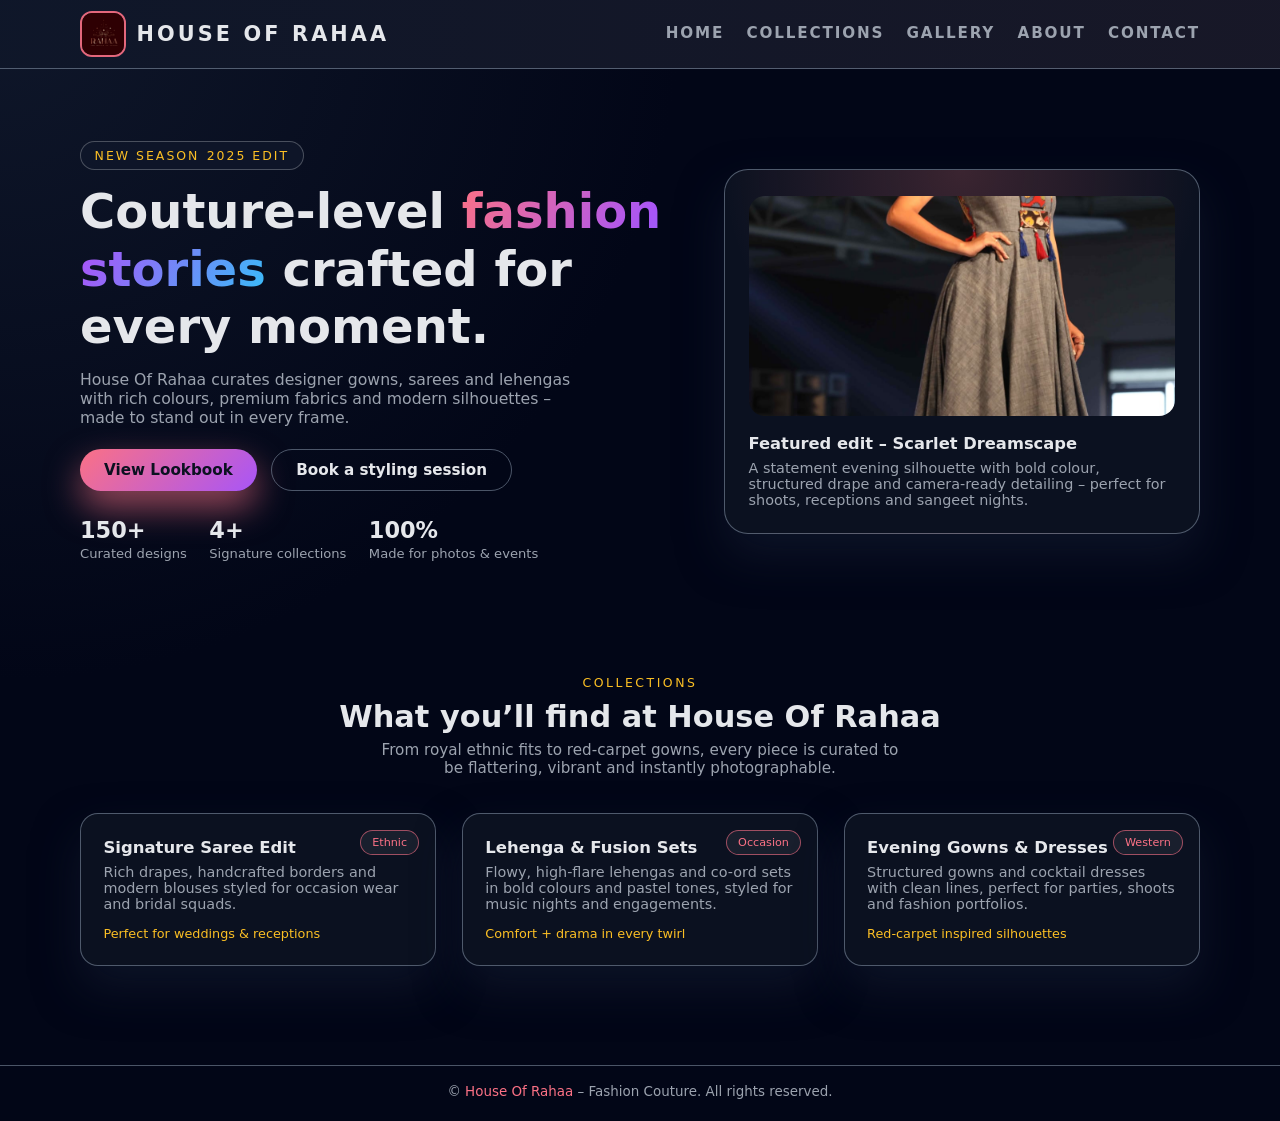
<file: index.html>
<!DOCTYPE html>
<html lang="en">
<head>
  <meta charset="UTF-8" />
  <meta name="viewport" content="width=device-width, initial-scale=1.0" />
  <title>House Of Rahaa – Fashion Couture</title>
  <link rel="icon" href="img13.jpg" />
  <link rel="stylesheet" href="style.css" />
</head>
<body>
  <!-- HEADER -->
  <header class="header">
    <div class="container header-inner">
      <div class="logo-title">
        <img src="img13.jpg" alt="Brand Logo" class="logo" />
        <div class="site-name">House Of Rahaa</div>
      </div>

      <nav class="nav-links" id="navLinks">
        <a href="index.html">Home</a>
        <a href="Services.html">Collections</a>
        <a href="Gallery.html">Gallery</a>
        <a href="About.html">About</a>
        <a href="Contact.html">Contact</a>
      </nav>

      <div class="menu-icon" id="menuIcon">
        <span></span><span></span><span></span>
      </div>
    </div>
  </header>

  <!-- HERO -->
  <main>
    <section class="hero">
      <div class="container hero-inner">
        <div>
          <div class="hero-badge">
            <span>New Season</span>
            <span>2025 Edit</span>
          </div>

          <h1 class="hero-title">
            Couture-level <span>fashion stories</span> crafted for every moment.
          </h1>

          <p class="hero-text">
            House Of Rahaa curates designer gowns, sarees and lehengas with rich
            colours, premium fabrics and modern silhouettes – made to stand out
            in every frame.
          </p>

          <div class="hero-actions">
            <a href="Gallery.html" class="btn-primary">View Lookbook</a>
            <a href="Contact.html" class="btn-ghost">Book a styling session</a>
          </div>

          <div class="hero-stats">
            <div class="hero-stat">
              <strong>150+</strong>
              <span>Curated designs</span>
            </div>
            <div class="hero-stat">
              <strong>4+</strong>
              <span>Signature collections</span>
            </div>
            <div class="hero-stat">
              <strong>100%</strong>
              <span>Made for photos &amp; events</span>
            </div>
          </div>
        </div>

        <aside class="hero-card">
          <img src="img4.jpg" alt="Featured couture look" />
          <h3>Featured edit – Scarlet Dreamscape</h3>
          <p>
            A statement evening silhouette with bold colour, structured drape
            and camera-ready detailing – perfect for shoots, receptions and
            sangeet nights.
          </p>
        </aside>
      </div>
    </section>

    <!-- QUICK COLLECTIONS PREVIEW -->
    <section class="section">
      <div class="container">
        <div class="section-header">
          <div class="section-kicker">Collections</div>
          <h2 class="section-title">What you’ll find at House Of Rahaa</h2>
          <p class="section-subtitle">
            From royal ethnic fits to red-carpet gowns, every piece is curated
            to be flattering, vibrant and instantly photographable.
          </p>
        </div>

        <div class="services-grid">
          <article class="service-card">
            <div class="service-tag">Ethnic</div>
            <h3>Signature Saree Edit</h3>
            <p>
              Rich drapes, handcrafted borders and modern blouses styled for
              occasion wear and bridal squads.
            </p>
            <div class="service-meta">Perfect for weddings &amp; receptions</div>
          </article>

          <article class="service-card">
            <div class="service-tag">Occasion</div>
            <h3>Lehenga &amp; Fusion Sets</h3>
            <p>
              Flowy, high-flare lehengas and co-ord sets in bold colours and
              pastel tones, styled for music nights and engagements.
            </p>
            <div class="service-meta">Comfort + drama in every twirl</div>
          </article>

          <article class="service-card">
            <div class="service-tag">Western</div>
            <h3>Evening Gowns &amp; Dresses</h3>
            <p>
              Structured gowns and cocktail dresses with clean lines, perfect
              for parties, shoots and fashion portfolios.
            </p>
            <div class="service-meta">Red-carpet inspired silhouettes</div>
          </article>
        </div>
      </div>
    </section>
  </main>

  <!-- FOOTER -->
  <footer>
    <div class="container footer-inner">
      © <span>House Of Rahaa</span> – Fashion Couture. All rights reserved.
    </div>
  </footer>

  <!-- SCRIPT -->
  <script>
    const navLinks = document.getElementById("navLinks");
    const menuIcon = document.getElementById("menuIcon");
    menuIcon.addEventListener("click", () => {
      navLinks.classList.toggle("active");
      menuIcon.classList.toggle("open");
    });
  </script>
</body>
</html>
</file>
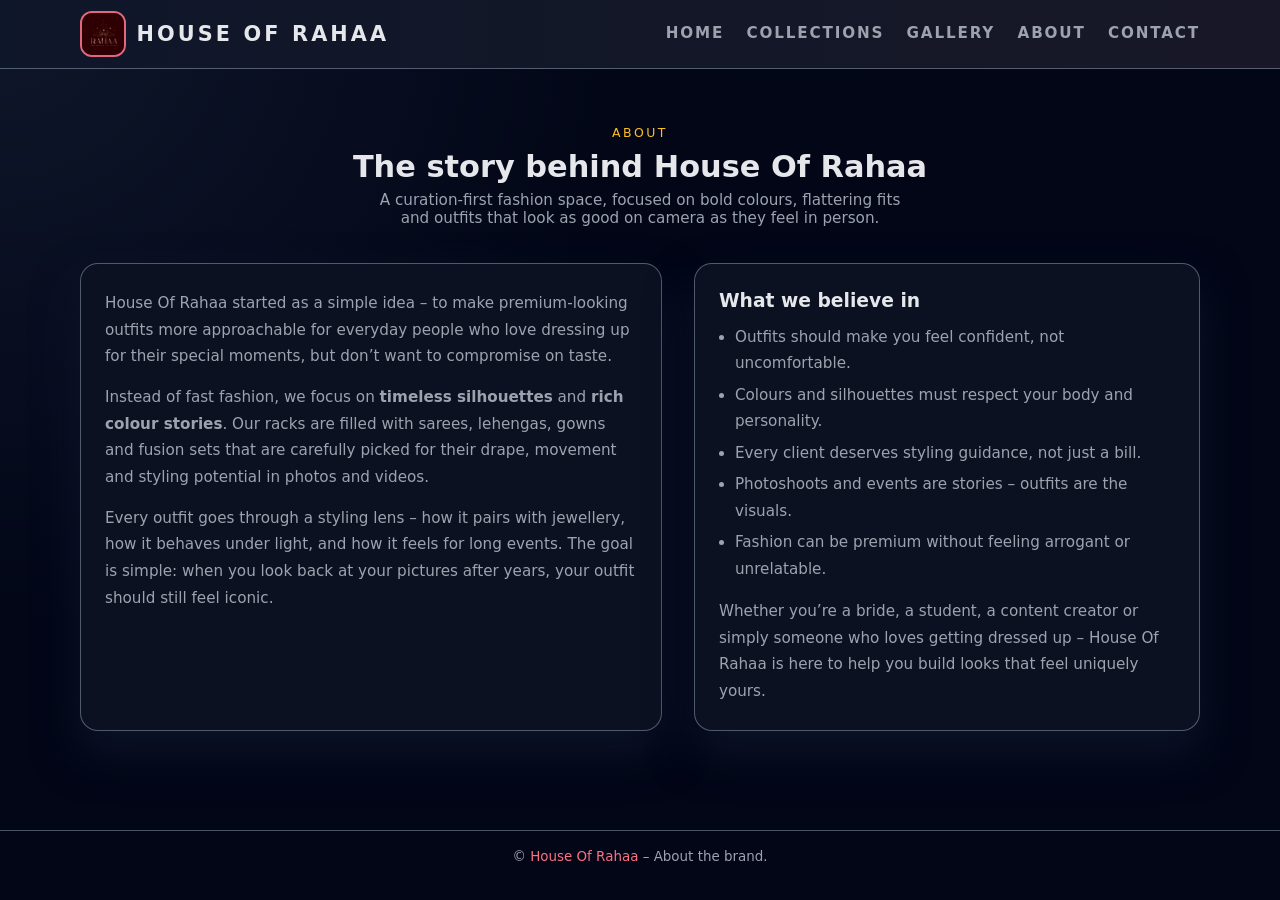
<file: About.html>
<!DOCTYPE html>
<html lang="en">
<head>
  <meta charset="UTF-8" />
  <meta name="viewport" content="width=device-width, initial-scale=1.0" />
  <title>About – House Of Rahaa Fashion</title>
  <link rel="icon" href="img13.jpg" />
  <link rel="stylesheet" href="style.css" />
</head>
<body>
  <!-- HEADER -->
  <header class="header">
    <div class="container header-inner">
      <div class="logo-title">
        <img src="img13.jpg" alt="Brand Logo" class="logo" />
        <div class="site-name">House Of Rahaa</div>
      </div>

      <nav class="nav-links" id="navLinks">
        <a href="index.html">Home</a>
        <a href="Services.html">Collections</a>
        <a href="Gallery.html">Gallery</a>
        <a href="About.html">About</a>
        <a href="Contact.html">Contact</a>
      </nav>

      <div class="menu-icon" id="menuIcon">
        <span></span><span></span><span></span>
      </div>
    </div>
  </header>

  <main>
    <section class="section">
      <div class="container">
        <div class="section-header">
          <div class="section-kicker">About</div>
          <h1 class="section-title">The story behind House Of Rahaa</h1>
          <p class="section-subtitle">
            A curation-first fashion space, focused on bold colours, flattering
            fits and outfits that look as good on camera as they feel in person.
          </p>
        </div>

        <div class="about-layout">
          <article class="about-main-card">
            <p>
              House Of Rahaa started as a simple idea – to make premium-looking
              outfits more approachable for everyday people who love dressing up
              for their special moments, but don’t want to compromise on taste.
            </p>

            <p style="margin-top:0.9rem;">
              Instead of fast fashion, we focus on <strong>timeless silhouettes</strong>
              and <strong>rich colour stories</strong>. Our racks are filled with sarees,
              lehengas, gowns and fusion sets that are carefully picked for their
              drape, movement and styling potential in photos and videos.
            </p>

            <p style="margin-top:0.9rem;">
              Every outfit goes through a styling lens – how it pairs with
              jewellery, how it behaves under light, and how it feels for long
              events. The goal is simple: when you look back at your pictures
              after years, your outfit should still feel iconic.
            </p>
          </article>

          <aside class="about-side-card">
            <h3 style="margin-bottom:0.6rem;">What we believe in</h3>
            <ul>
              <li>Outfits should make you feel confident, not uncomfortable.</li>
              <li>Colours and silhouettes must respect your body and personality.</li>
              <li>Every client deserves styling guidance, not just a bill.</li>
              <li>Photoshoots and events are stories – outfits are the visuals.</li>
              <li>Fashion can be premium without feeling arrogant or unrelatable.</li>
            </ul>

            <p style="margin-top:1rem;">
              Whether you’re a bride, a student, a content creator or simply
              someone who loves getting dressed up – House Of Rahaa is here to
              help you build looks that feel uniquely yours.
            </p>
          </aside>
        </div>
      </div>
    </section>
  </main>

  <footer>
    <div class="container footer-inner">
      © <span>House Of Rahaa</span> – About the brand.
    </div>
  </footer>

  <script>
    const navLinks = document.getElementById("navLinks");
    const menuIcon = document.getElementById("menuIcon");
    menuIcon.addEventListener("click", () => {
      navLinks.classList.toggle("active");
      menuIcon.classList.toggle("open");
    });
  </script>
</body>
</html>
</file>
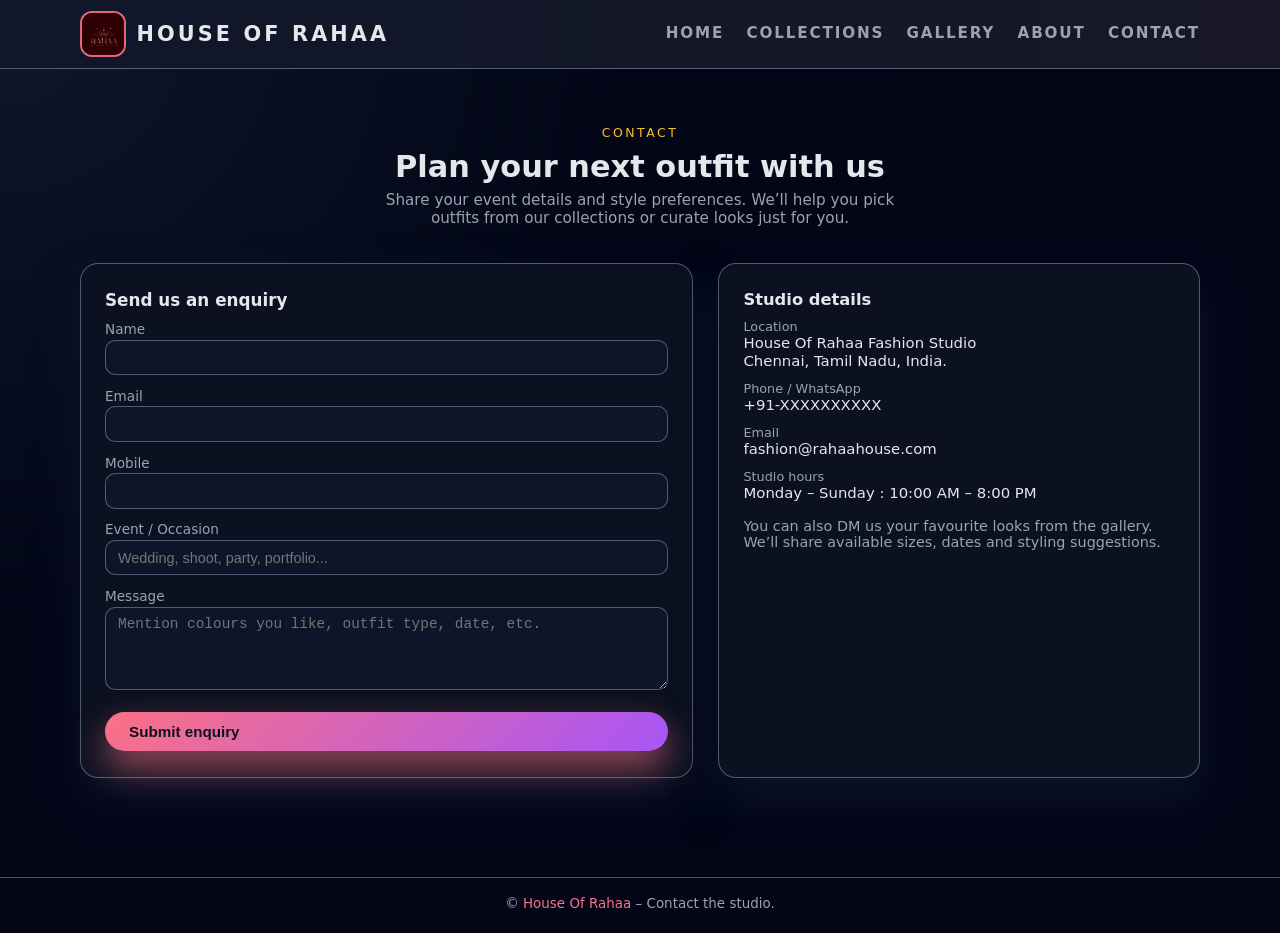
<file: Contact.html>
<!DOCTYPE html>
<html lang="en">
<head>
  <meta charset="UTF-8" />
  <meta name="viewport" content="width=device-width, initial-scale=1.0" />
  <title>Contact – House Of Rahaa Fashion</title>
  <link rel="icon" href="img13.jpg" />
  <link rel="stylesheet" href="style.css" />
</head>
<body>
  <!-- HEADER -->
  <header class="header">
    <div class="container header-inner">
      <div class="logo-title">
        <img src="img13.jpg" alt="Brand Logo" class="logo" />
        <div class="site-name">House Of Rahaa</div>
      </div>

      <nav class="nav-links" id="navLinks">
        <a href="index.html">Home</a>
        <a href="Services.html">Collections</a>
        <a href="Gallery.html">Gallery</a>
        <a href="About.html">About</a>
        <a href="Contact.html">Contact</a>
      </nav>

      <div class="menu-icon" id="menuIcon">
        <span></span><span></span><span></span>
      </div>
    </div>
  </header>

  <main>
    <section class="section">
      <div class="container">
        <div class="section-header">
          <div class="section-kicker">Contact</div>
          <h1 class="section-title">Plan your next outfit with us</h1>
          <p class="section-subtitle">
            Share your event details and style preferences. We’ll help you pick
            outfits from our collections or curate looks just for you.
          </p>
        </div>

        <div class="contact-layout">
          <article class="contact-card">
            <h2 style="font-size:1.05rem; margin-bottom:0.7rem;">
              Send us an enquiry
            </h2>

            <form onsubmit="return handleContactSubmit(event)">
              <label for="name">Name</label>
              <input id="name" name="name" type="text" required />

              <label for="email">Email</label>
              <input id="email" name="email" type="email" required />

              <label for="phone">Mobile</label>
              <input id="phone" name="phone" type="tel" required />

              <label for="event">Event / Occasion</label>
              <input
                id="event"
                name="event"
                type="text"
                placeholder="Wedding, shoot, party, portfolio..."
              />

              <label for="message">Message</label>
              <textarea
                id="message"
                name="message"
                rows="4"
                placeholder="Mention colours you like, outfit type, date, etc."
                required
              ></textarea>

              <button class="btn-primary" style="width: 100%; margin-top: 0.3rem;">
                Submit enquiry
              </button>
            </form>
          </article>

          <aside class="contact-info-card">
            <h2 style="font-size:1.02rem; margin-bottom:0.6rem;">
              Studio details
            </h2>

            <div class="contact-grid">
              <div>
                <div class="contact-info-label">Location</div>
                <div class="contact-info-value">
                  House Of Rahaa Fashion Studio<br />
                  Chennai, Tamil Nadu, India.
                </div>
              </div>

              <div>
                <div class="contact-info-label">Phone / WhatsApp</div>
                <div class="contact-info-value">+91-XXXXXXXXXX</div>
              </div>

              <div>
                <div class="contact-info-label">Email</div>
                <div class="contact-info-value">
                  fashion@rahaahouse.com
                </div>
              </div>

              <div>
                <div class="contact-info-label">Studio hours</div>
                <div class="contact-info-value">
                  Monday – Sunday : 10:00 AM – 8:00 PM
                </div>
              </div>
            </div>

            <p style="margin-top:1rem; font-size:0.9rem; color:#9ca3af;">
              You can also DM us your favourite looks from the gallery. We’ll
              share available sizes, dates and styling suggestions.
            </p>
          </aside>
        </div>
      </div>
    </section>
  </main>

  <footer>
    <div class="container footer-inner">
      © <span>House Of Rahaa</span> – Contact the studio.
    </div>
  </footer>

  <script>
    const navLinks = document.getElementById("navLinks");
    const menuIcon = document.getElementById("menuIcon");
    menuIcon.addEventListener("click", () => {
      navLinks.classList.toggle("active");
      menuIcon.classList.toggle("open");
    });

    function handleContactSubmit(e) {
      e.preventDefault();
      alert("Thank you! Your enquiry has been received. We'll reach out soon.");
      e.target.reset();
      return false;
    }
  </script>
</body>
</html>
</file>
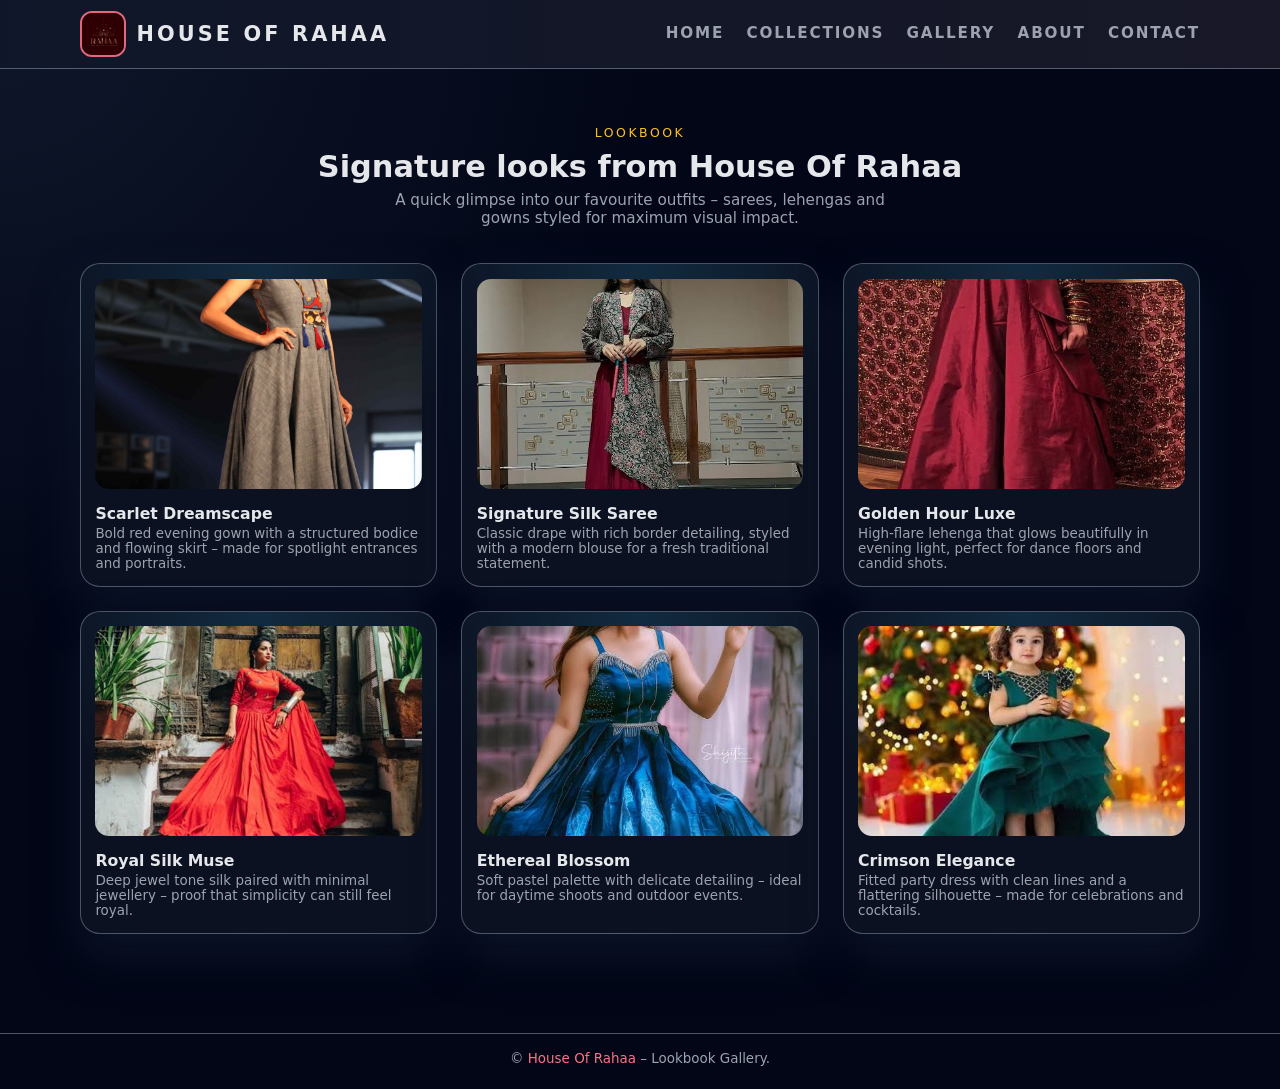
<file: Gallery.html>
<!DOCTYPE html>
<html lang="en">
<head>
  <meta charset="UTF-8" />
  <meta name="viewport" content="width=device-width, initial-scale=1.0" />
  <title>Gallery – House Of Rahaa Lookbook</title>
  <link rel="icon" href="img13.jpg" />
  <link rel="stylesheet" href="style.css" />
</head>
<body>
  <!-- HEADER -->
  <header class="header">
    <div class="container header-inner">
      <div class="logo-title">
        <img src="img13.jpg" alt="Brand Logo" class="logo" />
        <div class="site-name">House Of Rahaa</div>
      </div>

      <nav class="nav-links" id="navLinks">
        <a href="index.html">Home</a>
        <a href="Services.html">Collections</a>
        <a href="Gallery.html">Gallery</a>
        <a href="About.html">About</a>
        <a href="Contact.html">Contact</a>
      </nav>

      <div class="menu-icon" id="menuIcon">
        <span></span><span></span><span></span>
      </div>
    </div>
  </header>

  <main>
    <section class="section">
      <div class="container">
        <div class="section-header">
          <div class="section-kicker">Lookbook</div>
          <h1 class="section-title">Signature looks from House Of Rahaa</h1>
          <p class="section-subtitle">
            A quick glimpse into our favourite outfits – sarees, lehengas and
            gowns styled for maximum visual impact.
          </p>
        </div>

        <div class="gallery-grid">
          <!-- 1 -->
          <article class="gallery-card">
            <img src="img4.jpg" alt="Scarlet Dreamscape Gown" class="gallery-image" />
            <div class="gallery-caption">Scarlet Dreamscape</div>
            <div class="gallery-desc">
              Bold red evening gown with a structured bodice and flowing skirt –
              made for spotlight entrances and portraits.
            </div>
          </article>

          <!-- 2 -->
          <article class="gallery-card">
            <img src="img5.jpg" alt="Signature Silk Saree" class="gallery-image" />
            <div class="gallery-caption">Signature Silk Saree</div>
            <div class="gallery-desc">
              Classic drape with rich border detailing, styled with a modern
              blouse for a fresh traditional statement.
            </div>
          </article>

          <!-- 3 -->
          <article class="gallery-card">
            <img src="img6.jpg" alt="Golden Hour Luxe Lehenga" class="gallery-image" />
            <div class="gallery-caption">Golden Hour Luxe</div>
            <div class="gallery-desc">
              High-flare lehenga that glows beautifully in evening light,
              perfect for dance floors and candid shots.
            </div>
          </article>

          <!-- 4 -->
          <article class="gallery-card">
            <img src="img7.jpg" alt="Royal Silk Muse Saree" class="gallery-image" />
            <div class="gallery-caption">Royal Silk Muse</div>
            <div class="gallery-desc">
              Deep jewel tone silk paired with minimal jewellery – proof that
              simplicity can still feel royal.
            </div>
          </article>

          <!-- 5 -->
          <article class="gallery-card">
            <img src="img8.jpg" alt="Ethereal Blossom Pastel Look" class="gallery-image" />
            <div class="gallery-caption">Ethereal Blossom</div>
            <div class="gallery-desc">
              Soft pastel palette with delicate detailing – ideal for daytime
              shoots and outdoor events.
            </div>
          </article>

          <!-- 6 -->
          <article class="gallery-card">
            <img src="img9.jpg" alt="Crimson Elegance Party Dress" class="gallery-image" />
            <div class="gallery-caption">Crimson Elegance</div>
            <div class="gallery-desc">
              Fitted party dress with clean lines and a flattering silhouette –
              made for celebrations and cocktails.
            </div>
          </article>
        </div>
      </div>
    </section>
  </main>

  <footer>
    <div class="container footer-inner">
      © <span>House Of Rahaa</span> – Lookbook Gallery.
    </div>
  </footer>

  <script>
    const navLinks = document.getElementById("navLinks");
    const menuIcon = document.getElementById("menuIcon");
    menuIcon.addEventListener("click", () => {
      navLinks.classList.toggle("active");
      menuIcon.classList.toggle("open");
    });
  </script>
</body>
</html>
</file>
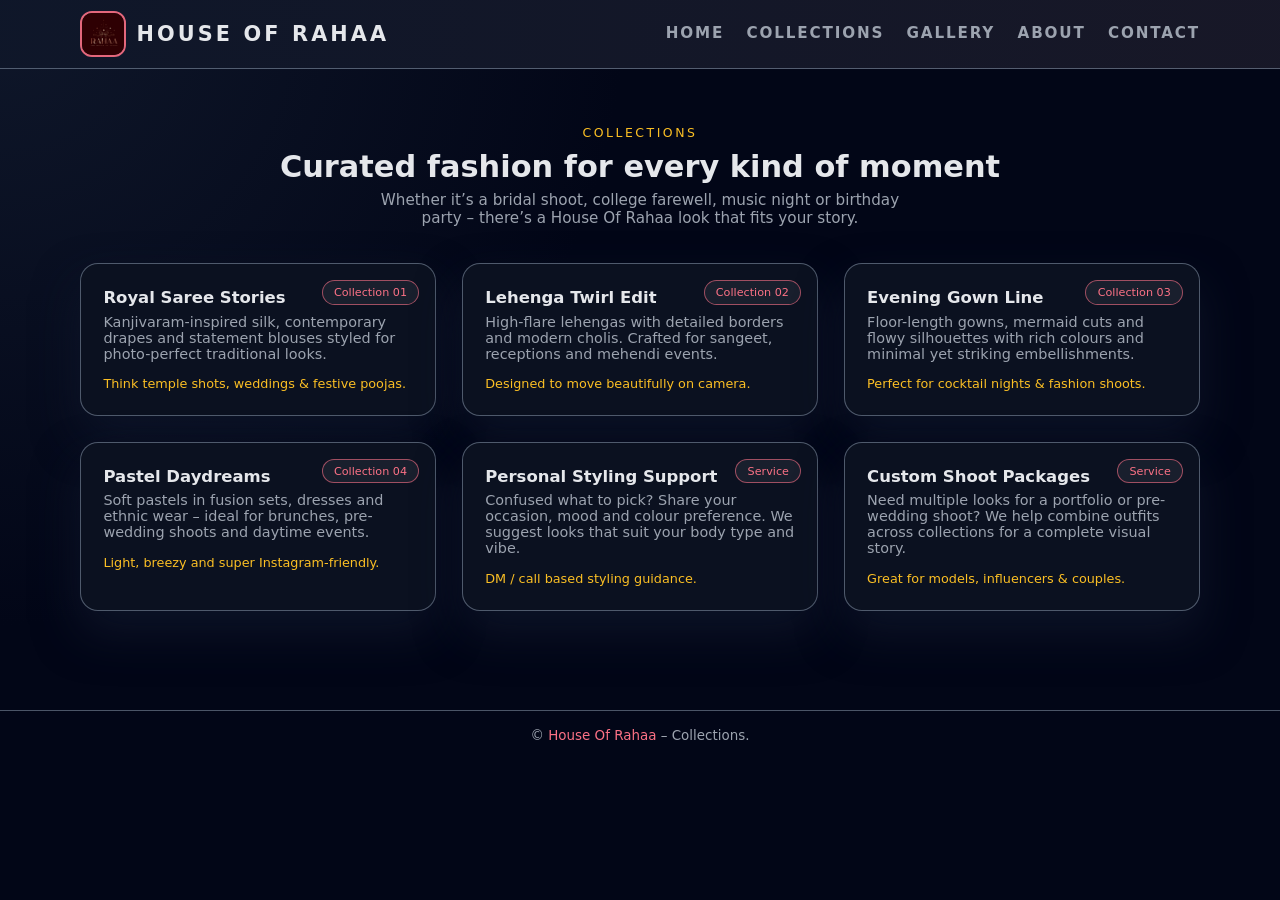
<file: Services.html>
<!DOCTYPE html>
<html lang="en">
<head>
  <meta charset="UTF-8" />
  <meta name="viewport" content="width=device-width, initial-scale=1.0" />
  <title>Collections – House Of Rahaa Fashion</title>
  <link rel="icon" href="img13.jpg" />
  <link rel="stylesheet" href="style.css" />
</head>
<body>
  <!-- HEADER -->
  <header class="header">
    <div class="container header-inner">
      <div class="logo-title">
        <img src="img13.jpg" alt="Brand Logo" class="logo" />
        <div class="site-name">House Of Rahaa</div>
      </div>

      <nav class="nav-links" id="navLinks">
        <a href="index.html">Home</a>
        <a href="Services.html">Collections</a>
        <a href="Gallery.html">Gallery</a>
        <a href="About.html">About</a>
        <a href="Contact.html">Contact</a>
      </nav>

      <div class="menu-icon" id="menuIcon">
        <span></span><span></span><span></span>
      </div>
    </div>
  </header>

  <main>
    <section class="section">
      <div class="container">
        <div class="section-header">
          <div class="section-kicker">Collections</div>
          <h1 class="section-title">Curated fashion for every kind of moment</h1>
          <p class="section-subtitle">
            Whether it’s a bridal shoot, college farewell, music night or
            birthday party – there’s a House Of Rahaa look that fits your story.
          </p>
        </div>

        <div class="services-grid">
          <article class="service-card">
            <div class="service-tag">Collection 01</div>
            <h3>Royal Saree Stories</h3>
            <p>
              Kanjivaram-inspired silk, contemporary drapes and statement blouses
              styled for photo-perfect traditional looks.
            </p>
            <div class="service-meta">Think temple shots, weddings &amp; festive poojas.</div>
          </article>

          <article class="service-card">
            <div class="service-tag">Collection 02</div>
            <h3>Lehenga Twirl Edit</h3>
            <p>
              High-flare lehengas with detailed borders and modern cholis.
              Crafted for sangeet, receptions and mehendi events.
            </p>
            <div class="service-meta">Designed to move beautifully on camera.</div>
          </article>

          <article class="service-card">
            <div class="service-tag">Collection 03</div>
            <h3>Evening Gown Line</h3>
            <p>
              Floor-length gowns, mermaid cuts and flowy silhouettes with rich
              colours and minimal yet striking embellishments.
            </p>
            <div class="service-meta">Perfect for cocktail nights &amp; fashion shoots.</div>
          </article>

          <article class="service-card">
            <div class="service-tag">Collection 04</div>
            <h3>Pastel Daydreams</h3>
            <p>
              Soft pastels in fusion sets, dresses and ethnic wear – ideal for
              brunches, pre-wedding shoots and daytime events.
            </p>
            <div class="service-meta">Light, breezy and super Instagram-friendly.</div>
          </article>

          <article class="service-card">
            <div class="service-tag">Service</div>
            <h3>Personal Styling Support</h3>
            <p>
              Confused what to pick? Share your occasion, mood and colour
              preference. We suggest looks that suit your body type and vibe.
            </p>
            <div class="service-meta">DM / call based styling guidance.</div>
          </article>

          <article class="service-card">
            <div class="service-tag">Service</div>
            <h3>Custom Shoot Packages</h3>
            <p>
              Need multiple looks for a portfolio or pre-wedding shoot? We help
              combine outfits across collections for a complete visual story.
            </p>
            <div class="service-meta">Great for models, influencers &amp; couples.</div>
          </article>
        </div>
      </div>
    </section>
  </main>

  <footer>
    <div class="container footer-inner">
      © <span>House Of Rahaa</span> – Collections.
    </div>
  </footer>

  <script>
    const navLinks = document.getElementById("navLinks");
    const menuIcon = document.getElementById("menuIcon");
    menuIcon.addEventListener("click", () => {
      navLinks.classList.toggle("active");
      menuIcon.classList.toggle("open");
    });
  </script>
</body>
</html>
</file>
<file: style.css>
/* ================================
   House Of Rahaa – Fashion Studio
   ================================ */

* {
  margin: 0;
  padding: 0;
  box-sizing: border-box;
}

:root {
  --bg-main: #050816;
  --bg-card: #0b1120;
  --bg-soft: #020617;
  --accent-pink: #fb7185;
  --accent-purple: #a855f7;
  --accent-gold: #fbbf24;
  --accent-blue: #38bdf8;
  --text-main: #e5e7eb;
  --text-muted: #9ca3af;
  --border-soft: rgba(148, 163, 184, 0.5);
  --radius-lg: 18px;
  --shadow-soft: 0 22px 45px rgba(15, 23, 42, 0.8);
}

body {
  min-height: 100vh;
  font-family: "Segoe UI", system-ui, -apple-system, BlinkMacSystemFont,
    "Roboto", sans-serif;
  background:
    radial-gradient(circle at top left, #0f172a 0%, #020617 40%, #020617 100%);
  color: var(--text-main);
  -webkit-font-smoothing: antialiased;
}

/* Layout helper */

.container {
  width: min(1120px, 100% - 2.6rem);
  margin: 0 auto;
}

/* ================= HEADER / NAV ================= */

.header {
  position: sticky;
  top: 0;
  z-index: 40;
  background: linear-gradient(
    90deg,
    rgba(15, 23, 42, 0.98),
    rgba(24, 24, 40, 0.98)
  );
  border-bottom: 1px solid var(--border-soft);
  backdrop-filter: blur(14px);
}

.header-inner {
  display: flex;
  align-items: center;
  justify-content: space-between;
  padding: 0.7rem 0;
}

.logo-title {
  display: flex;
  align-items: center;
  gap: 0.65rem;
}

.logo {
  width: 46px;
  height: 46px;
  border-radius: 12px;
  object-fit: cover;
  border: 2px solid rgba(251, 113, 133, 0.9);
}

.site-name {
  font-size: 1.3rem;
  font-weight: 700;
  letter-spacing: 0.15em;
  text-transform: uppercase;
}

/* nav links */

.nav-links {
  display: flex;
  align-items: center;
  gap: 1.4rem;
}

.nav-links a {
  position: relative;
  text-decoration: none;
  color: var(--text-muted);
  font-size: 0.95rem;
  font-weight: 600;
  text-transform: uppercase;
  letter-spacing: 0.12em;
  padding-bottom: 0.2rem;
  transition: color 0.2s ease;
}

.nav-links a::after {
  content: "";
  position: absolute;
  left: 0;
  bottom: -0.25rem;
  height: 2px;
  width: 0;
  border-radius: 999px;
  background: linear-gradient(90deg, var(--accent-pink), var(--accent-purple));
  transition: width 0.25s ease;
}

.nav-links a:hover {
  color: #f9fafb;
}

.nav-links a:hover::after {
  width: 100%;
}

/* mobile icon */

.menu-icon {
  display: none;
  flex-direction: column;
  gap: 4px;
  cursor: pointer;
}

.menu-icon span {
  width: 24px;
  height: 2px;
  border-radius: 999px;
  background: #e5e7eb;
  transition: transform 0.22s ease, opacity 0.22s ease;
}

.menu-icon.open span:nth-child(1) {
  transform: translateY(6px) rotate(45deg);
}
.menu-icon.open span:nth-child(2) {
  opacity: 0;
}
.menu-icon.open span:nth-child(3) {
  transform: translateY(-6px) rotate(-45deg);
}

/* ================= GENERIC SECTION ================= */

.section {
  padding: 3.5rem 0 3.2rem;
}

.section-header {
  text-align: center;
  margin-bottom: 2.3rem;
}

.section-kicker {
  font-size: 0.78rem;
  text-transform: uppercase;
  letter-spacing: 0.2em;
  color: var(--accent-gold);
  margin-bottom: 0.55rem;
}

.section-title {
  font-size: 1.9rem;
  margin-bottom: 0.4rem;
}

.section-subtitle {
  max-width: 540px;
  margin: 0 auto;
  font-size: 0.95rem;
  color: var(--text-muted);
}

/* ================= HERO (HOME) ================= */

.hero {
  padding: 4.5rem 0 3.6rem;
}

.hero-inner {
  display: grid;
  grid-template-columns: minmax(0, 3fr) minmax(0, 2.4fr);
  gap: 3rem;
  align-items: center;
}

.hero-badge {
  display: inline-flex;
  align-items: center;
  gap: 0.45rem;
  padding: 0.35rem 0.85rem;
  border-radius: 999px;
  border: 1px solid rgba(248, 250, 252, 0.25);
  background: rgba(15, 23, 42, 0.95);
  font-size: 0.78rem;
  letter-spacing: 0.16em;
  text-transform: uppercase;
  color: var(--accent-gold);
  margin-bottom: 0.85rem;
}

.hero-title {
  font-size: clamp(2.3rem, 3vw + 1.4rem, 3rem);
  line-height: 1.2;
  font-weight: 800;
  margin-bottom: 0.85rem;
}

.hero-title span {
  background: linear-gradient(
    120deg,
    var(--accent-pink),
    var(--accent-purple),
    var(--accent-blue)
  );
  -webkit-background-clip: text;
  color: transparent;
}

.hero-text {
  max-width: 520px;
  font-size: 0.98rem;
  color: var(--text-muted);
  margin-bottom: 1.4rem;
}

.hero-actions {
  display: flex;
  flex-wrap: wrap;
  gap: 0.9rem;
  margin-bottom: 1.6rem;
}

/* hero buttons */

.btn-primary,
.btn-ghost {
  border-radius: 999px;
  padding: 0.7rem 1.5rem;
  font-size: 0.95rem;
  font-weight: 600;
  border: none;
  cursor: pointer;
  display: inline-flex;
  align-items: center;
  gap: 0.45rem;
  text-decoration: none;
}

.btn-primary {
  background: linear-gradient(
    135deg,
    var(--accent-pink),
    var(--accent-purple)
  );
  color: #0b1120;
  box-shadow: 0 16px 35px rgba(251, 113, 133, 0.6);
}

.btn-primary:hover {
  filter: brightness(1.05);
}

.btn-ghost {
  background: transparent;
  color: var(--text-main);
  border: 1px solid var(--border-soft);
}

.btn-ghost:hover {
  background: rgba(15, 23, 42, 0.9);
}

/* hero stats */

.hero-stats {
  display: flex;
  flex-wrap: wrap;
  gap: 1.4rem;
}

.hero-stat strong {
  display: block;
  font-size: 1.4rem;
  font-weight: 700;
}

.hero-stat span {
  font-size: 0.82rem;
  color: var(--text-muted);
}

/* hero side card */

.hero-card {
  background:
    radial-gradient(circle at top, rgba(248, 113, 113, 0.2), transparent 55%),
    var(--bg-card);
  border-radius: 24px;
  padding: 1.6rem 1.5rem;
  box-shadow: var(--shadow-soft);
  border: 1px solid var(--border-soft);
}

.hero-card img {
  width: 100%;
  border-radius: 16px;
  height: 220px;
  object-fit: cover;
  margin-bottom: 0.9rem;
}

.hero-card h3 {
  font-size: 1.02rem;
  margin-bottom: 0.4rem;
}

.hero-card p {
  font-size: 0.9rem;
  color: var(--text-muted);
}

/* =============== SERVICES / COLLECTIONS =============== */

.services-grid {
  display: grid;
  grid-template-columns: repeat(3, minmax(0, 1fr));
  gap: 1.6rem;
}

.service-card {
  background: var(--bg-card);
  border-radius: var(--radius-lg);
  padding: 1.5rem 1.4rem;
  border: 1px solid var(--border-soft);
  box-shadow: var(--shadow-soft);
  position: relative;
  overflow: hidden;
}

.service-tag {
  position: absolute;
  top: 1rem;
  right: 1rem;
  font-size: 0.7rem;
  padding: 0.3rem 0.7rem;
  border-radius: 999px;
  background: rgba(248, 250, 252, 0.06);
  border: 1px solid rgba(251, 113, 133, 0.6);
  color: var(--accent-pink);
}

.service-card h3 {
  font-size: 1.03rem;
  margin-bottom: 0.4rem;
}

.service-card p {
  font-size: 0.9rem;
  color: var(--text-muted);
}

.service-meta {
  margin-top: 0.9rem;
  font-size: 0.8rem;
  color: var(--accent-gold);
}

/* =============== GALLERY =============== */

.gallery-grid {
  display: grid;
  grid-template-columns: repeat(3, minmax(0, 1fr));
  gap: 1.5rem;
}

.gallery-card {
  background:
    radial-gradient(circle at top, rgba(56, 189, 248, 0.15), transparent 60%),
    var(--bg-card);
  border-radius: 20px;
  padding: 0.9rem;
  border: 1px solid rgba(148, 163, 184, 0.45);
  box-shadow: var(--shadow-soft);
  overflow: hidden;
  transition: transform 0.18s ease, box-shadow 0.18s ease,
    border-color 0.18s ease;
}

.gallery-card:hover {
  transform: translateY(-6px);
  box-shadow: 0 26px 55px rgba(15, 23, 42, 0.9);
  border-color: rgba(251, 113, 133, 0.7);
}

.gallery-image {
  width: 100%;
  height: 210px;
  border-radius: 14px;
  object-fit: cover;
  margin-bottom: 0.7rem;
}

.gallery-caption {
  font-size: 0.98rem;
  font-weight: 600;
  margin-bottom: 0.2rem;
}

.gallery-desc {
  font-size: 0.84rem;
  color: var(--text-muted);
}

/* =============== ABOUT =============== */

.about-layout {
  display: grid;
  grid-template-columns: minmax(0, 2.3fr) minmax(0, 2fr);
  gap: 2rem;
}

.about-main-card,
.about-side-card {
  background: var(--bg-card);
  border-radius: var(--radius-lg);
  padding: 1.6rem 1.5rem;
  border: 1px solid var(--border-soft);
  box-shadow: var(--shadow-soft);
}

.about-main-card p,
.about-side-card p,
.about-side-card li {
  font-size: 0.95rem;
  color: var(--text-muted);
  line-height: 1.75;
}

.about-side-card ul {
  margin-top: 0.8rem;
  padding-left: 1rem;
}

.about-side-card li + li {
  margin-top: 0.3rem;
}

/* =============== CONTACT =============== */

.contact-layout {
  display: grid;
  grid-template-columns: minmax(0, 1.4fr) minmax(0, 1.1fr);
  gap: 1.6rem;
}

.contact-card,
.contact-info-card {
  background: var(--bg-card);
  border-radius: var(--radius-lg);
  padding: 1.6rem 1.5rem;
  border: 1px solid var(--border-soft);
  box-shadow: var(--shadow-soft);
}

form label {
  display: block;
  font-size: 0.85rem;
  margin-bottom: 0.15rem;
  color: var(--text-muted);
}

form input,
form textarea {
  width: 100%;
  padding: 0.55rem 0.75rem;
  border-radius: 10px;
  border: 1px solid var(--border-soft);
  background: rgba(15, 23, 42, 0.95);
  color: var(--text-main);
  font-size: 0.9rem;
  margin-bottom: 0.8rem;
  outline: none;
}

form input:focus,
form textarea:focus {
  border-color: var(--accent-blue);
  box-shadow: 0 0 0 1px rgba(56, 189, 248, 0.6);
}

/* contact info */

.contact-grid {
  display: grid;
  gap: 0.7rem;
  margin-top: 0.5rem;
}

.contact-info-label {
  font-size: 0.8rem;
  color: var(--text-muted);
}

.contact-info-value {
  font-size: 0.93rem;
}

/* =============== FOOTER =============== */

footer {
  margin-top: 3rem;
  border-top: 1px solid var(--border-soft);
  background: radial-gradient(circle at top, #020617 0%, #020617 60%);
}

.footer-inner {
  padding: 1.1rem 0 1.4rem;
  text-align: center;
  font-size: 0.84rem;
  color: var(--text-muted);
}

.footer-inner span {
  color: var(--accent-pink);
}

/* =============== RESPONSIVE =============== */

@media (max-width: 900px) {
  .hero-inner {
    grid-template-columns: minmax(0, 1fr);
  }

  .hero-card {
    order: -1;
  }

  .services-grid,
  .gallery-grid {
    grid-template-columns: repeat(2, minmax(0, 1fr));
  }

  .about-layout,
  .contact-layout {
    grid-template-columns: minmax(0, 1fr);
  }
}

@media (max-width: 768px) {
  .nav-links {
    position: absolute;
    top: 60px;
    right: 1.2rem;
    background: var(--bg-card);
    padding: 0.7rem 0.9rem;
    border-radius: 16px;
    border: 1px solid var(--border-soft);
    box-shadow: var(--shadow-soft);
    display: none;
    flex-direction: column;
    gap: 0.35rem;
  }

  .nav-links.active {
    display: flex;
  }

  .menu-icon {
    display: flex;
  }

  .services-grid,
  .gallery-grid {
    grid-template-columns: minmax(0, 1fr);
  }

  .hero {
    padding-top: 3.3rem;
  }
}

@media (max-width: 480px) {
  .site-name {
    font-size: 1.1rem;
  }

  .hero-actions {
    flex-direction: column;
    align-items: stretch;
  }
}
</file>
